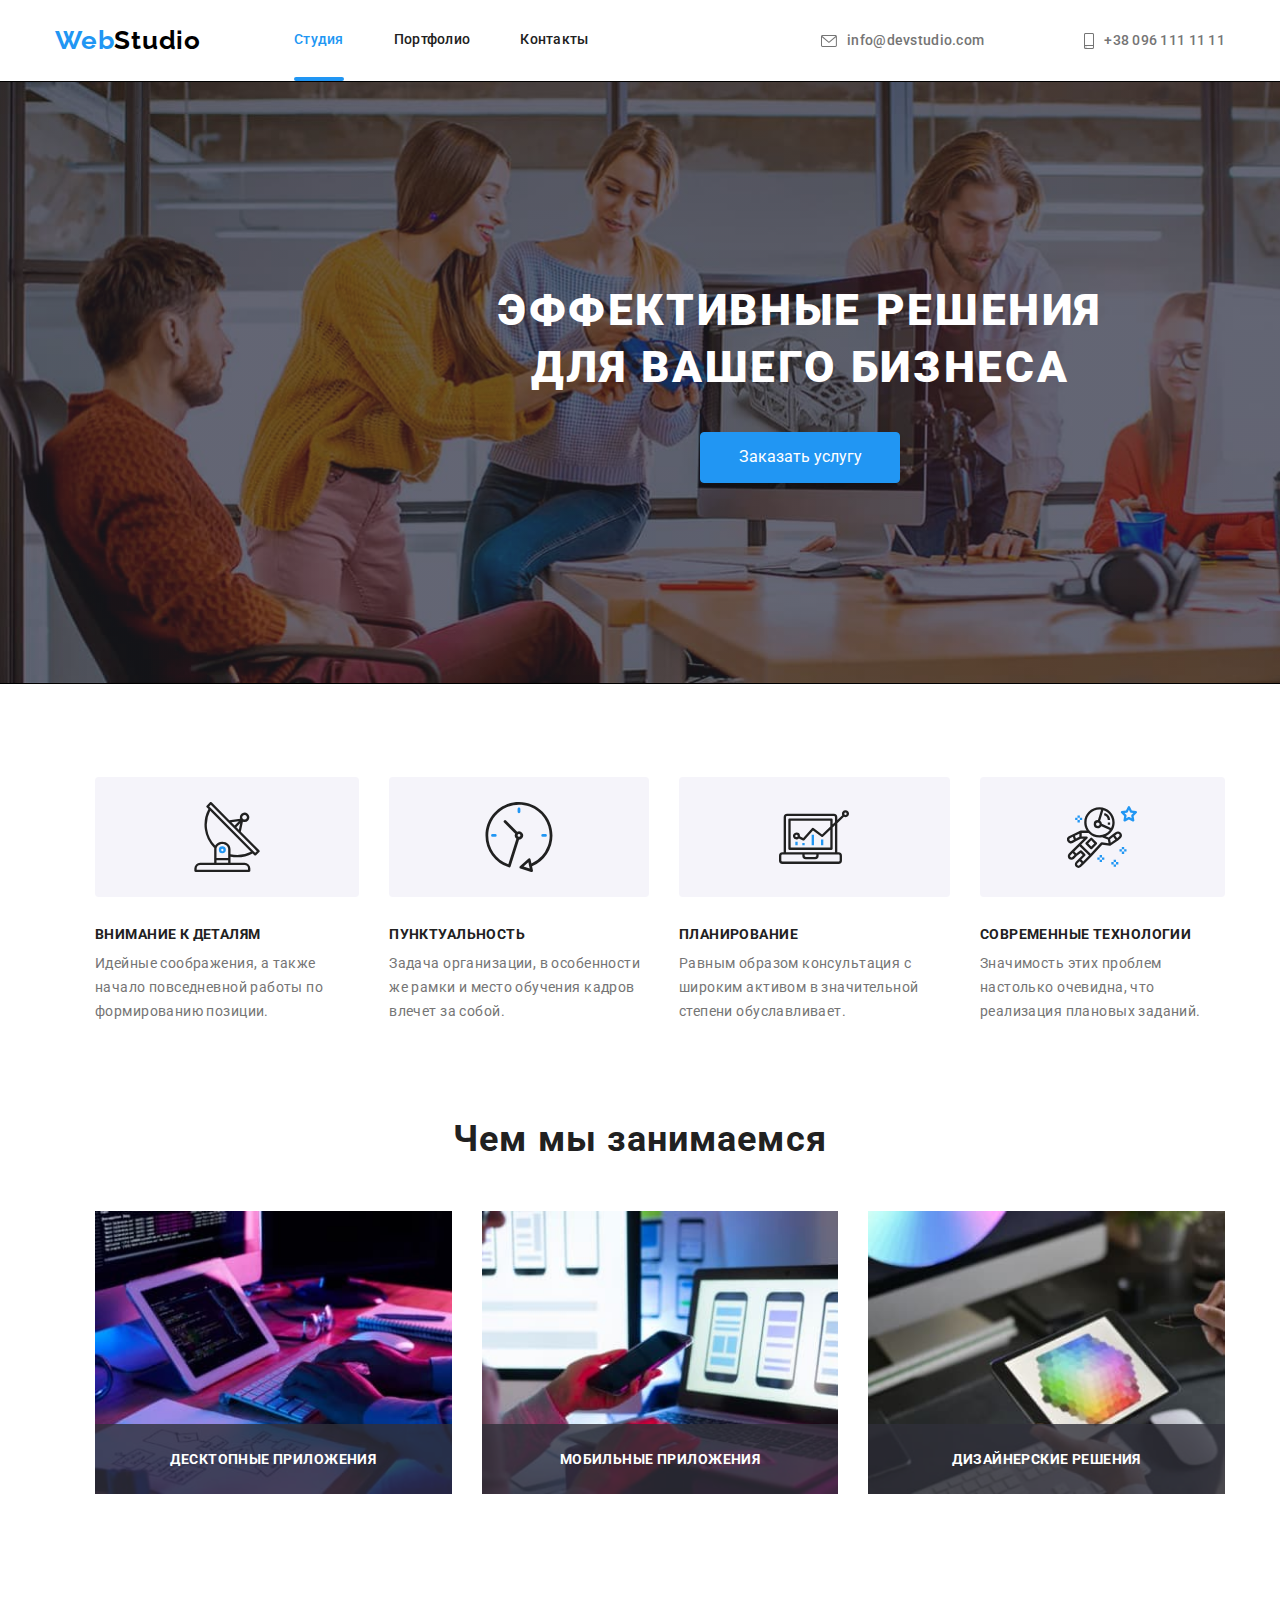
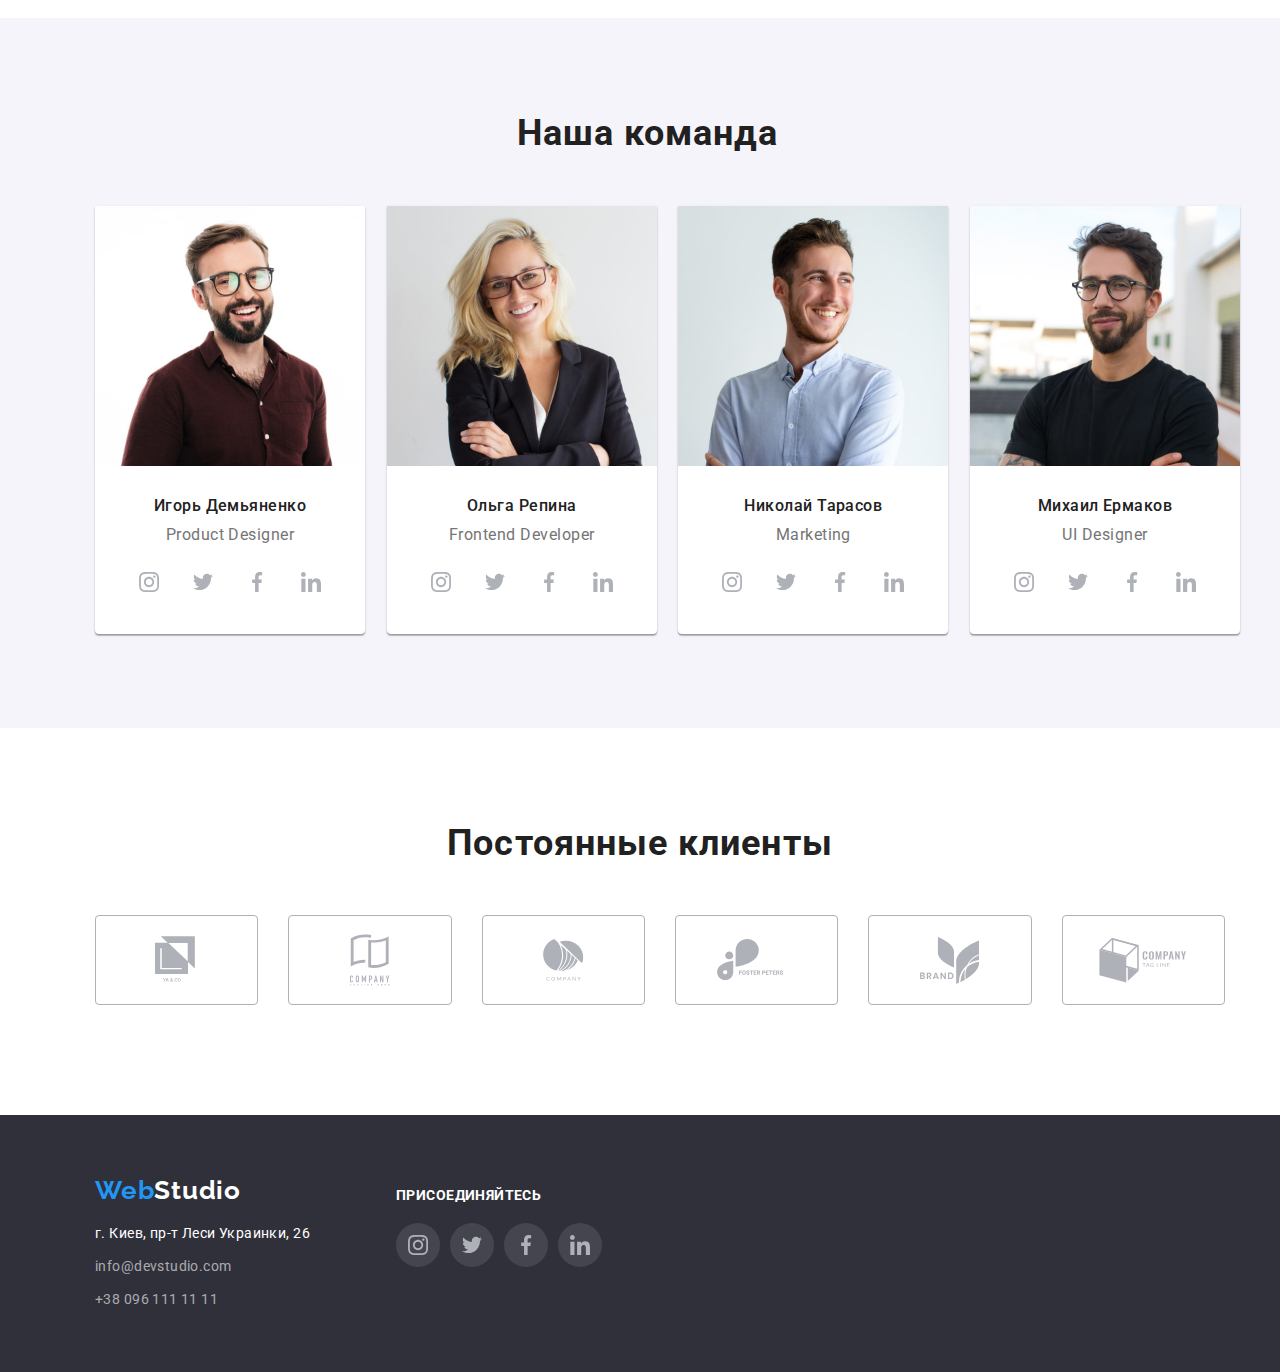
<file: index.html>
<!DOCTYPE html>
<html lang="ru">
  <head>
    <meta charset="UTF-8" />
    <meta name="viewport" content="width=device-width, initial-scale=1.0" />
    <title>Вебстудия</title>
    <link
      href="https://fonts.googleapis.com/css2?family=Raleway:wght@700&family=Roboto:wght@400;500;700;900&display=fallback"
      rel="stylesheet"
    />
    <link rel="stylesheet" href="./css/normalize.css" />

    <link rel="stylesheet" href="./css/styles.css" />
  </head>

  <body>
    <!--Шапка сайта-->
    <header class="top-line">
      <div class="container flexbox">
        <nav class="navigation">
          <a href="index.html" class="logo"
            ><span class="logo-header">Web</span>Studio</a
          >

          <!--Навигация на другие страницы-->
          <ul class="nav-links list">
            <li class="item item-nav">
              <a href="./index.html" class="link current">Студия</a>
            </li>
            <li class="item item-nav">
              <a href="./portfolio.html" class="link">Портфолио</a>
            </li>
            <li class="item item-nav">
              <a href="" class="link">Контакты</a>
            </li>
          </ul>
        </nav>

        <address>
          <ul class="addr-links list">
            <li class="item">
              <a href="mailto:info@devstudio.com" class="link mail">
                <svg class="mail-icon" width="16" height="12">
                  <use
                    href="./images/symbol-defs.svg#icon-envelope-hover"
                  ></use>
                </svg>
                info@devstudio.com</a
              >
            </li>
            <li class="item">
              <a href="tel.:+380961111111" class="link telephone">
                <svg class="phone-icon" width="10" height="16">
                  <use href="./images/symbol-defs.svg#icon-smartphone"></use>
                </svg>
                +38 096 111 11 11</a
              >
            </li>
          </ul>
        </address>
      </div>
    </header>

    <!--Уникальный контент страницы-->
    <main>
      <!--Заказ услуги-->

      <section class="order-service overlay">
        <div class="container">
          <h1 class="order-service-title">
            Эффективные решения для вашего бизнеса
          </h1>
          <!--<a href="" class="button">Заказать услугу</a>-->
          <button class="button" data-modal-open>Заказать услугу</button>
        </div>
      </section>

      <!--Преимущества-->
      <section class="section features">
        <div class="container flexbox">
          <h2 class="hidetitle">Наши особенности</h2>
          <ul class="features-list flexbox features-box">
            <li class="features-box">
              <h3 class="title">Внимание к деталям</h3>
              <p class="text">
                Идейные соображения, а также начало повседневной работы по
                формированию позиции.
              </p>
            </li>

            <li class="features-box">
              <h3 class="title">Пунктуальность</h3>
              <p class="text">
                Задача организации, в особенности же рамки и место обучения
                кадров влечет за собой.
              </p>
            </li>

            <li class="features-box">
              <h3 class="title">Планирование</h3>
              <p class="text">
                Равным образом консультация с широким активом в значительной
                степени обуславливает.
              </p>
            </li>

            <li class="features-box">
              <h3 class="title">Современные технологии</h3>
              <p class="text">
                Значимость этих проблем настолько очевидна, что реализация
                плановых заданий.
              </p>
            </li>
          </ul>
        </div>
      </section>

      <!--Примеры работ-->
      <section class="examples">
        <div class="container">
          <h2 class="examples-titel">Чем мы занимаемся</h2>

          <ul class="examples-list works-list">
            <li class="works-item">
              <div class="whatwedo-item">
                <img
                  src="./images/img1.jpg"
                  alt="Разработка десктопных приложений"
                  width="370"
                />
                <p class="whatwedo-text">Десктопные приложения</p>
              </div>
            </li>

            <li class="works-item">
              <div class="whatwedo-item">
                <img
                  src="./images/img2.jpg"
                  alt="Разработка мобильных приложений"
                  width="370"
                />
                <p class="whatwedo-text">Мобильные приложения</p>
              </div>
            </li>

            <li class="works-item">
              <div class="whatwedo-item">
                <img
                  src="./images/img3.jpg"
                  alt="Работа над дизайном"
                  width="370"
                />
                <p class="whatwedo-text">Дизайнерские решения</p>
              </div>
            </li>
          </ul>
        </div>
      </section>

      <!--Команда-->
      <section class="section team">
        <div class="container team">
          <h2 class="team-title">Наша команда</h2>

          <ul class="team-list flexbox content-box">
            <li class="team-item content-box">
              <img src="./images/photo1.jpg" alt="Член команды" width="270" />
              <h3 class="team-member">Игорь Демьяненко</h3>
              <p lang="en" class="team-text">Product Designer</p>

              <!--Cоцсети-->
              <ul class="team-list social-icon-list">
                <li class="social-icon-item">
                  <a
                    class="social-icon-link"
                    href="https://www.instagram.com/"
                    target="_blank"
                    rel="noopener noreferrer"
                    aria-label="ссылка Инстаграм"
                  >
                    <svg class="social-icon">
                      <use
                        href="./images/symbol-defs.svg#icon-instagram-2"
                      ></use>
                    </svg>
                  </a>
                </li>
                <li class="social-icon-item">
                  <a
                    class="social-icon-link"
                    href="https://www.twitter.com/"
                    target="_blank"
                    rel="noopener noreferrer"
                    aria-label="ссылка Твиттер"
                  >
                    <svg class="social-icon">
                      <use href="./images/symbol-defs.svg#icon-twitter-1"></use>
                    </svg>
                  </a>
                </li>
                <li class="social-icon-item">
                  <a
                    class="social-icon-link"
                    href="https://www.facebook.com/"
                    target="_blank"
                    rel="noopener noreferrer"
                    aria-label="ссылка Фейсбук"
                  >
                    <svg class="social-icon">
                      <use
                        href="./images/symbol-defs.svg#icon-facebook-1"
                      ></use>
                    </svg>
                  </a>
                </li>
                <li class="social-icon-item">
                  <a
                    class="social-icon-link"
                    href="https://www.linkedin.com/"
                    target="_blank"
                    rel="noopener noreferrer"
                    aria-label="ссылка Линкедин"
                  >
                    <svg class="social-icon">
                      <use
                        href="./images/symbol-defs.svg#icon-linkedin-1"
                      ></use>
                    </svg>
                  </a>
                </li>
              </ul>
            </li>

            <li class="team-item content-box">
              <img src="./images/photo2.jpg" alt="Член команды" width="270" />
              <h3 class="team-member">Ольга Репина</h3>
              <p lang="en" class="team-text">Frontend Developer</p>
              <ul class="team-list social-icon-list">
                <li class="social-icon-item">
                  <a
                    class="social-icon-link"
                    href="https://www.instagram.com/"
                    target="_blank"
                    rel="noopener noreferrer"
                    aria-label="ссылка Инстаграм"
                  >
                    <svg class="social-icon">
                      <use
                        href="./images/symbol-defs.svg#icon-instagram-2"
                      ></use>
                    </svg>
                  </a>
                </li>
                <li class="social-icon-item">
                  <a
                    class="social-icon-link"
                    href="https://www.twitter.com/"
                    target="_blank"
                    rel="noopener noreferrer"
                    aria-label="ссылка Твиттер"
                  >
                    <svg class="social-icon">
                      <use href="./images/symbol-defs.svg#icon-twitter-1"></use>
                    </svg>
                  </a>
                </li>
                <li class="social-icon-item">
                  <a
                    class="social-icon-link"
                    href="https://www.facebook.com/"
                    target="_blank"
                    rel="noopener noreferrer"
                    aria-label="ссылка Фейсбук"
                  >
                    <svg class="social-icon">
                      <use
                        href="./images/symbol-defs.svg#icon-facebook-1"
                      ></use>
                    </svg>
                  </a>
                </li>
                <li class="social-icon-item">
                  <a
                    class="social-icon-link"
                    href="https://www.linkedin.com/"
                    target="_blank"
                    rel="noopener noreferrer"
                    aria-label="ссылка Линкедин"
                  >
                    <svg class="social-icon">
                      <use
                        href="./images/symbol-defs.svg#icon-linkedin-1"
                      ></use>
                    </svg>
                  </a>
                </li>
              </ul>
            </li>

            <li class="team-item content-box">
              <img src="./images/photo3.jpg" alt="Член команды" width="270" />
              <h3 class="team-member">Николай Тарасов</h3>
              <p lang="en" class="team-text">Marketing</p>
              <ul class="team-list social-icon-list">
                <li class="social-icon-item">
                  <a
                    class="social-icon-link"
                    href="https://www.instagram.com/"
                    target="_blank"
                    rel="noopener noreferrer"
                    aria-label="ссылка Инстаграм"
                  >
                    <svg class="social-icon">
                      <use
                        href="./images/symbol-defs.svg#icon-instagram-2"
                      ></use>
                    </svg>
                  </a>
                </li>
                <li class="social-icon-item">
                  <a
                    class="social-icon-link"
                    href="https://www.twitter.com/"
                    target="_blank"
                    rel="noopener noreferrer"
                    aria-label="ссылка Твиттер"
                  >
                    <svg class="social-icon">
                      <use href="./images/symbol-defs.svg#icon-twitter-1"></use>
                    </svg>
                  </a>
                </li>
                <li class="social-icon-item">
                  <a
                    class="social-icon-link"
                    href="https://www.facebook.com/"
                    target="_blank"
                    rel="noopener noreferrer"
                    aria-label="ссылка Фейсбук"
                  >
                    <svg class="social-icon">
                      <use
                        href="./images/symbol-defs.svg#icon-facebook-1"
                      ></use>
                    </svg>
                  </a>
                </li>
                <li class="social-icon-item">
                  <a
                    class="social-icon-link"
                    href="https://www.linkedin.com/"
                    target="_blank"
                    rel="noopener noreferrer"
                    aria-label="ссылка Линкедин"
                  >
                    <svg class="social-icon">
                      <use
                        href="./images/symbol-defs.svg#icon-linkedin-1"
                      ></use>
                    </svg>
                  </a>
                </li>
              </ul>
            </li>

            <li class="team-item content-box">
              <img src="./images/photo4.jpg" alt="Член команды" width="270" />
              <h3 class="team-member">Михаил Ермаков</h3>
              <p lang="en" class="team-text">UI Designer</p>
              <ul class="team-list social-icon-list">
                <li class="social-icon-item">
                  <a
                    class="social-icon-link"
                    href="https://www.instagram.com/"
                    target="_blank"
                    rel="noopener noreferrer"
                    aria-label="ссылка Инстаграм"
                  >
                    <svg class="social-icon">
                      <use
                        href="./images/symbol-defs.svg#icon-instagram-2"
                      ></use>
                    </svg>
                  </a>
                </li>
                <li class="social-icon-item">
                  <a
                    class="social-icon-link"
                    href="https://www.twitter.com/"
                    target="_blank"
                    rel="noopener noreferrer"
                    aria-label="ссылка Твиттер"
                  >
                    <svg class="social-icon">
                      <use href="./images/symbol-defs.svg#icon-twitter-1"></use>
                    </svg>
                  </a>
                </li>
                <li class="social-icon-item">
                  <a
                    class="social-icon-link"
                    href="https://www.facebook.com/"
                    target="_blank"
                    rel="noopener noreferrer"
                    aria-label="ссылка Фейсбук"
                  >
                    <svg class="social-icon">
                      <use
                        href="./images/symbol-defs.svg#icon-facebook-1"
                      ></use>
                    </svg>
                  </a>
                </li>
                <li class="social-icon-item">
                  <a
                    class="social-icon-link"
                    href="https://www.linkedin.com/"
                    target="_blank"
                    rel="noopener noreferrer"
                    aria-label="ссылка Линкедин"
                  >
                    <svg class="social-icon">
                      <use
                        href="./images/symbol-defs.svg#icon-linkedin-1"
                      ></use>
                    </svg>
                  </a>
                </li>
              </ul>
            </li>
          </ul>
        </div>
      </section>

      <!--Постоянные клиенты-->
      <section class="section clients">
        <div class="container clients">
          <h2 class="team-title">Постоянные клиенты</h2>
          <ul class="clients flexbox">
            <li class="clients-item">
              <a class="clients-link" href="">
                <svg class="icon logo-1">
                  <use href="./images/symbol-defs.svg#icon-logo-1"></use>
                </svg>
              </a>
            </li>
            <li class="clients-item">
              <a class="clients-link" href="">
                <svg class="icon logo-2">
                  <use href="./images/symbol-defs.svg#icon-logo-2"></use>
                </svg>
              </a>
            </li>
            <li class="clients-item">
              <a class="clients-link" href="">
                <svg class="icon logo-3">
                  <use href="./images/symbol-defs.svg#icon-logo-3"></use>
                </svg>
              </a>
            </li>
            <li class="clients-item">
              <a class="clients-link" href="">
                <svg class="icon logo-4">
                  <use href="./images/symbol-defs.svg#icon-logo-4"></use>
                </svg>
              </a>
            </li>
            <li class="clients-item">
              <a class="clients-link" href="">
                <svg class="icon logo-5">
                  <use href="./images/symbol-defs.svg#icon-logo-5"></use>
                </svg>
              </a>
            </li>
            <li class="clients-item">
              <a class="clients-link" href="">
                <svg class="icon logo-6">
                  <use href="./images/symbol-defs.svg#icon-logo-6"></use>
                </svg>
              </a>
            </li>
          </ul>
        </div>
      </section>
    </main>

    <!--Подвал страницы-->
    <footer class="page-footer">
      <div class="footer-div container flexbox">
        <div class="container-footer addr-conteiner">
          <a href="index.html" class="logo-footer content-box"
            ><span class="logo-header">Web</span>Studio</a
          >

          <address>
            <ul class="footer-links content-box">
              <li class="footer-addr addr-marg content-box">
                г. Киев, пр-т Леси Украинки, 26
              </li>
              <li class="addr-marg content-box">
                <a href="mailto:info@devstudio.com" class="link"
                  >info@devstudio.com</a
                >
              </li>
              <li>
                <a href="tel.:+380961111111" class="link">+38 096 111 11 11</a>
              </li>
            </ul>
          </address>
        </div>
        <div class="container-footer icons-container">
          <p class="footer-title content-box">присоединяйтесь</p>
          <ul class="list flex">
            <li class="social-icon-item">
              <a
                class="social-icon-link footer-social-link"
                href="https://www.instagram.com/"
                target="_blank"
                rel="noopener noreferrer"
                aria-label="ссылка Инстаграм"
              >
                <svg class="social-icon">
                  <use href="./images/symbol-defs.svg#icon-instagram-2"></use>
                </svg>
              </a>
            </li>
            <li class="social-icon-item">
              <a
                class="social-icon-link footer-social-link"
                href="https://www.twitter.com/"
                target="_blank"
                rel="noopener noreferrer"
                aria-label="ссылка Твиттер"
              >
                <svg class="social-icon">
                  <use href="./images/symbol-defs.svg#icon-twitter-1"></use>
                </svg>
              </a>
            </li>
            <li class="social-icon-item">
              <a
                class="social-icon-link footer-social-link"
                href="https://www.facebook.com/"
                target="_blank"
                rel="noopener noreferrer"
                aria-label="ссылка Фейсбук"
              >
                <svg class="social-icon">
                  <use href="./images/symbol-defs.svg#icon-facebook-1"></use>
                </svg>
              </a>
            </li>
            <li class="social-icon-item">
              <a
                class="social-icon-link footer-social-link"
                href="https://www.linkedin.com/"
                target="_blank"
                rel="noopener noreferrer"
                aria-label="ссылка Линкедин"
              >
                <svg class="social-icon">
                  <use href="./images/symbol-defs.svg#icon-linkedin-1"></use>
                </svg>
              </a>
            </li>
          </ul>
        </div>
      </div>
    </footer>
    <div class="backdrop is-hidden" data-modal>
      <div class="modal">
        <!--<p>
          Lorem ipsum dolor sit amet consectetur adipisicing elit. Aspernatur
          mollitia nesciunt similique vel ullam facilis voluptate? Sed
          aspernatur iure, at fuga, incidunt quae nisi quaerat consectetur,
          sequi sint tempora enim?
        </p>
        -->
        <button data-modal-close class="modal-close">
          <svg class="icon-svg">
            <use href="./images/symbol-defs.svg#close-black-18dp-2-1"></use>
          </svg>
        </button>
      </div>
    </div>
    <script src="./js/modal.js"></script>
  </body>
</html>
</file>
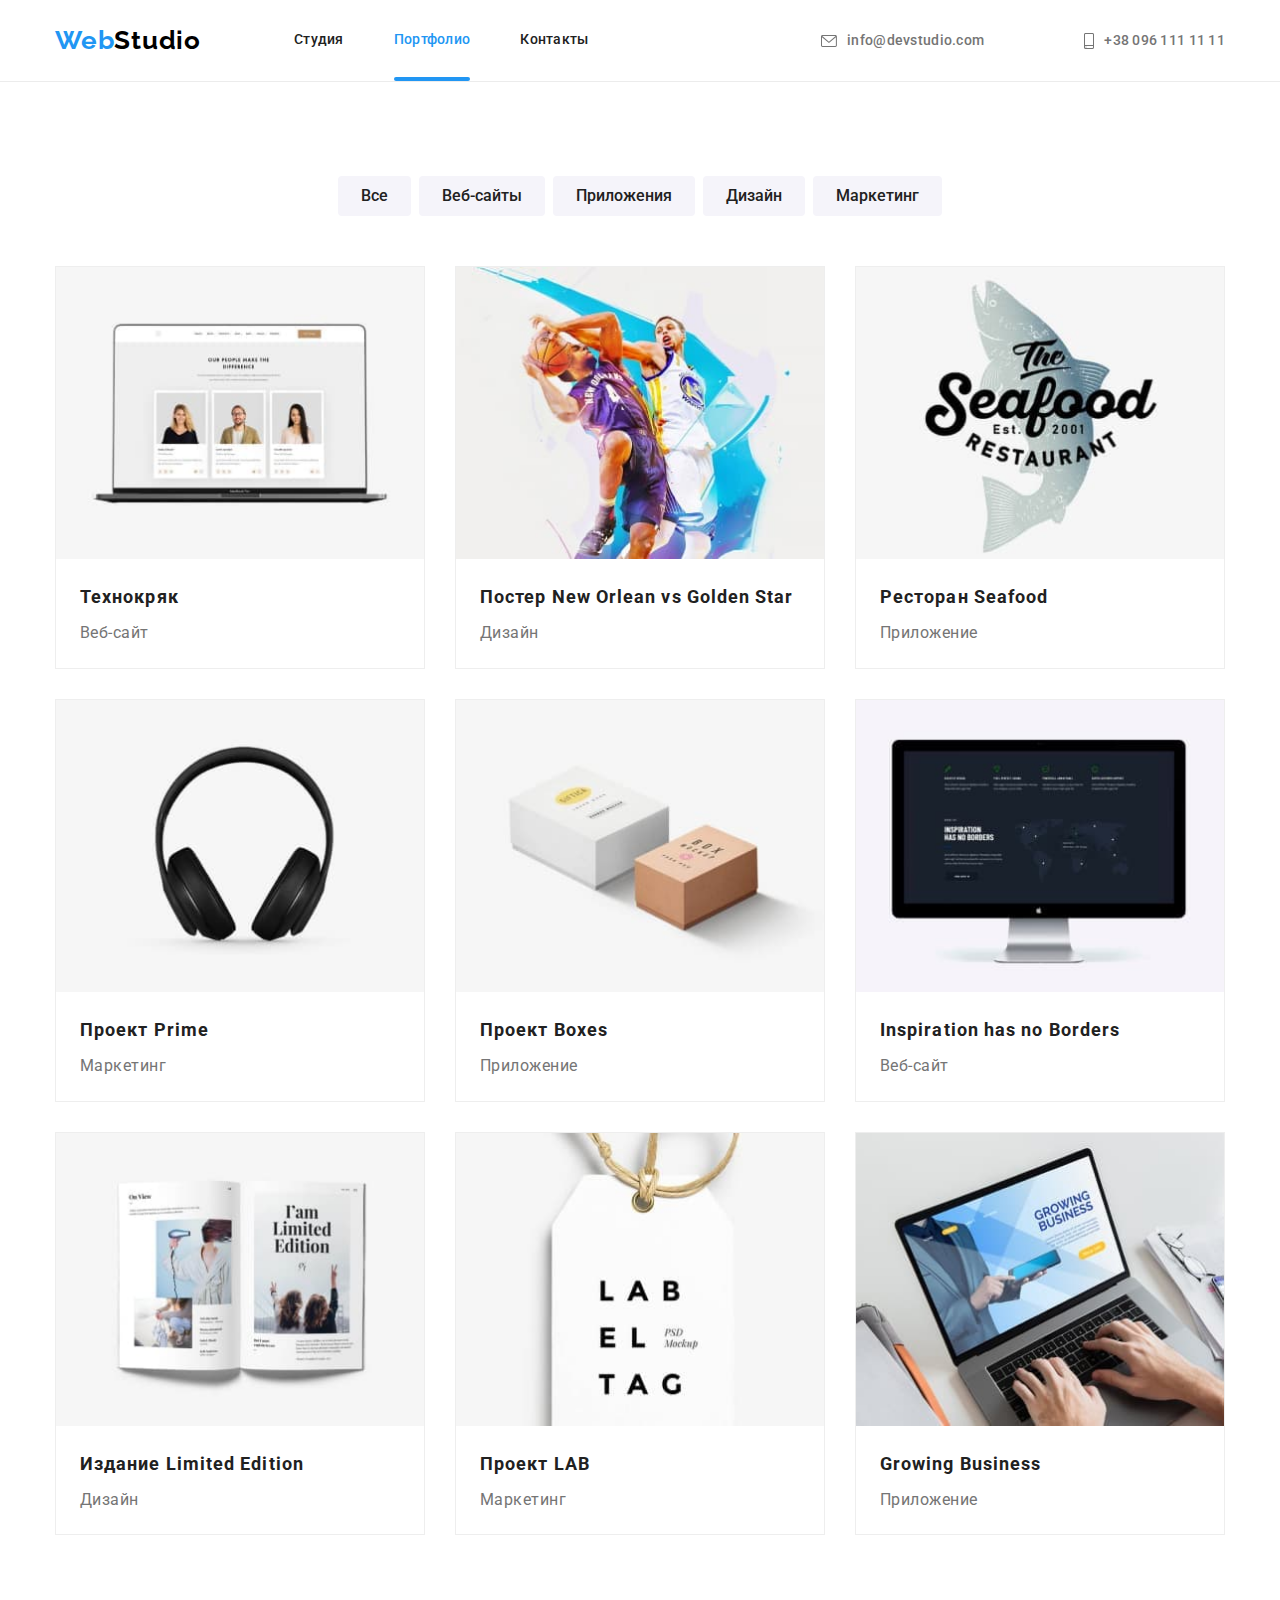
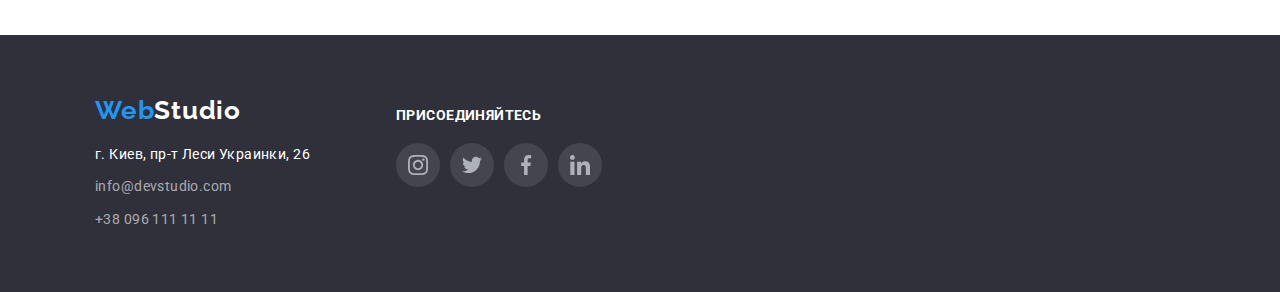
<file: portfolio.html>
<!DOCTYPE html>
<html lang="en">
  <head>
    <meta charset="UTF-8" />
    <meta name="viewport" content="width=device-width, initial-scale=1.0" />
    <title>Портфолио</title>
    <link
      href="https://fonts.googleapis.com/css2?family=Raleway:wght@700&family=Roboto:wght@400;500;700;900&display=fallback"
      rel="stylesheet"
    />
    <link rel="stylesheet" href="./css/normalize.css" />
    <link rel="stylesheet" href="./css/styles.css" />
  </head>

  <body>
    <!--Шапка сайта-->
    <header class="top-line">
      <div class="container flexbox">
        <nav class="navigation">
          <a href="index.html" class="logo"
            ><span class="logo-header">Web</span>Studio</a
          >

          <!--Навигация на другие страницы-->
          <ul class="nav-links list">
            <li class="item item-nav">
              <a href="./index.html" class="link">Студия</a>
            </li>
            <li class="item item-nav">
              <a href="./portfolio.html" class="link current">Портфолио</a>
            </li>
            <li class="item item-nav">
              <a href="" class="link">Контакты</a>
            </li>
          </ul>
        </nav>

        <address>
          <ul class="addr-links list">
            <li class="item">
              <a href="mailto:info@devstudio.com" class="link mail">
                <svg class="mail-icon" width="16" height="12">
                  <use
                    href="./images/symbol-defs.svg#icon-envelope-hover"
                  ></use>
                </svg>
                info@devstudio.com</a
              >
            </li>
            <li class="item">
              <a href="tel.:+380961111111" class="link telephone">
                <svg class="phone-icon" width="10" height="16">
                  <use href="./images/symbol-defs.svg#icon-smartphone"></use>
                </svg>
                +38 096 111 11 11</a
              >
            </li>
          </ul>
        </address>
      </div>
    </header>

    <!--Уникальный контент страницы-->
    <main>
      <!--Наши проекты-->
      <section class="projects">
        <div class="container">
          <h1 class="hidetitle">Список наших проектов</h1>
          <div class="button-links">
            <button type="button" class="link">Все</button>
            <button type="button" class="link">Веб-сайты</button>
            <button type="button" class="link">Приложения</button>
            <button type="button" class="link">Дизайн</button>
            <button type="button" class="link">Маркетинг</button>
          </div>

          <ul class="projects-list grid-list">
            <li class="grid-item">
              <a href="" class="projects-link">
                <div class="card-img">
                  <img src="./images/img21.jpg" alt="Проект" width="370" />
                  <p class="img-title">
                    Технокряк это современная площадка распространения
                    коронавируса. Компании используют эту платформу для
                    цифрового шпионажа и атак на защищённые сервера конкурентов.
                  </p>
                </div>
                <div class="projects-card">
                  <h2 class="title-projects">Технокряк</h2>
                  <p class="text-projects">Веб-сайт</p>
                </div>
              </a>
            </li>

            <li class="grid-item">
              <a href="" class="projects-link">
                <div class="card-img">
                  <img src="./images/img22.jpg" alt="Проект" width="370" />
                  <p class="img-title">
                    Технокряк это современная площадка распространения
                    коронавируса. Компании используют эту платформу для
                    цифрового шпионажа и атак на защищённые сервера конкурентов.
                  </p>
                </div>
                <div class="projects-card">
                  <h2 class="title-projects">
                    Постер New Orlean vs Golden Star
                  </h2>
                  <p class="text-projects">Дизайн</p>
                </div>
              </a>
            </li>

            <li class="grid-item">
              <a href="" class="projects-link">
                <div class="card-img">
                  <img src="./images/img23.jpg" alt="Проект" width="370" />
                  <p class="img-title">
                    Технокряк это современная площадка распространения
                    коронавируса. Компании используют эту платформу для
                    цифрового шпионажа и атак на защищённые сервера конкурентов.
                  </p>
                </div>
                <div class="projects-card">
                  <h2 class="title-projects">Ресторан Seafood</h2>
                  <p class="text-projects">Приложение</p>
                </div>
              </a>
            </li>

            <li class="grid-item">
              <a href="" class="projects-link">
                <div class="card-img">
                  <img src="./images/img24.jpg" alt="Проект" width="370" />
                  <p class="img-title">
                    Технокряк это современная площадка распространения
                    коронавируса. Компании используют эту платформу для
                    цифрового шпионажа и атак на защищённые сервера конкурентов.
                  </p>
                </div>

                <div class="projects-card">
                  <h2 class="title-projects">Проект Prime</h2>
                  <p class="text-projects">Маркетинг</p>
                </div>
              </a>
            </li>

            <li class="grid-item">
              <a href="" class="projects-link">
                <div class="card-img">
                  <img src="./images/img25.jpg" alt="Проект" width="370" />
                  <p class="img-title">
                    Технокряк это современная площадка распространения
                    коронавируса. Компании используют эту платформу для
                    цифрового шпионажа и атак на защищённые сервера конкурентов.
                  </p>
                </div>

                <div class="projects-card">
                  <h2 class="title-projects">Проект Boxes</h2>
                  <p class="text-projects">Приложение</p>
                </div>
              </a>
            </li>

            <li class="grid-item">
              <a href="" class="projects-link">
                <div class="card-img">
                  <img src="./images/img26.jpg" alt="Проект" width="370" />
                  <p class="img-title">
                    Технокряк это современная площадка распространения
                    коронавируса. Компании используют эту платформу для
                    цифрового шпионажа и атак на защищённые сервера конкурентов.
                  </p>
                </div>

                <div class="projects-card">
                  <h2 class="title-projects">Inspiration has no Borders</h2>
                  <p class="text-projects">Веб-сайт</p>
                </div>
              </a>
            </li>

            <li class="grid-item">
              <a href="" class="projects-link">
                <div class="card-img">
                  <img src="./images/img27.jpg" alt="Проект" width="370" />
                  <p class="img-title">
                    Технокряк это современная площадка распространения
                    коронавируса. Компании используют эту платформу для
                    цифрового шпионажа и атак на защищённые сервера конкурентов.
                  </p>
                </div>

                <div class="projects-card">
                  <h2 class="title-projects">Издание Limited Edition</h2>
                  <p class="text-projects">Дизайн</p>
                </div>
              </a>
            </li>

            <li class="grid-item">
              <a href="" class="projects-link">
                <div class="card-img">
                  <img src="./images/img28.jpg" alt="Проект" width="370" />
                  <p class="img-title">
                    Технокряк это современная площадка распространения
                    коронавируса. Компании используют эту платформу для
                    цифрового шпионажа и атак на защищённые сервера конкурентов.
                  </p>
                </div>

                <div class="projects-card">
                  <h2 class="title-projects">Проект LAB</h2>
                  <p class="text-projects">Маркетинг</p>
                </div>
              </a>
            </li>

            <li class="grid-item">
              <a href="" class="projects-link">
                <div class="card-img">
                  <img src="./images/img29.jpg" alt="Проект" width="370" />
                  <p class="img-title">
                    Технокряк это современная площадка распространения
                    коронавируса. Компании используют эту платформу для
                    цифрового шпионажа и атак на защищённые сервера конкурентов.
                  </p>
                </div>

                <div class="projects-card">
                  <h2 class="title-projects">Growing Business</h2>
                  <p class="text-projects">Приложение</p>
                </div>
              </a>
            </li>
          </ul>
        </div>
      </section>
    </main>

    <!--Подвал страницы-->
    <footer class="page-footer">
      <div class="footer-div container flexbox">
        <div class="container-footer addr-conteiner">
          <a href="index.html" class="logo-footer content-box"
            ><span class="logo-header">Web</span>Studio</a
          >

          <address>
            <ul class="footer-links content-box">
              <li class="footer-addr addr-marg content-box">
                г. Киев, пр-т Леси Украинки, 26
              </li>
              <li class="addr-marg content-box">
                <a href="mailto:info@devstudio.com" class="link"
                  >info@devstudio.com</a
                >
              </li>
              <li>
                <a href="tel.:+380961111111" class="link">+38 096 111 11 11</a>
              </li>
            </ul>
          </address>
        </div>
        <div class="container-footer icons-container">
          <p class="footer-title content-box">присоединяйтесь</p>
          <ul class="list flex">
            <li class="social-icon-item">
              <a
                class="social-icon-link footer-social-link"
                href="https://www.instagram.com/"
                target="_blank"
                rel="noopener noreferrer"
                aria-label="ссылка Инстаграм"
              >
                <svg class="social-icon">
                  <use href="./images/symbol-defs.svg#icon-instagram-2"></use>
                </svg>
              </a>
            </li>
            <li class="social-icon-item">
              <a
                class="social-icon-link footer-social-link"
                href="https://www.twitter.com/"
                target="_blank"
                rel="noopener noreferrer"
                aria-label="ссылка Твиттер"
              >
                <svg class="social-icon">
                  <use href="./images/symbol-defs.svg#icon-twitter-1"></use>
                </svg>
              </a>
            </li>
            <li class="social-icon-item">
              <a
                class="social-icon-link footer-social-link"
                href="https://www.facebook.com/"
                target="_blank"
                rel="noopener noreferrer"
                aria-label="ссылка Фейсбук"
              >
                <svg class="social-icon">
                  <use href="./images/symbol-defs.svg#icon-facebook-1"></use>
                </svg>
              </a>
            </li>
            <li class="social-icon-item">
              <a
                class="social-icon-link footer-social-link"
                href="https://www.linkedin.com/"
                target="_blank"
                rel="noopener noreferrer"
                aria-label="ссылка Линкедин"
              >
                <svg class="social-icon">
                  <use href="./images/symbol-defs.svg#icon-linkedin-1"></use>
                </svg>
              </a>
            </li>
          </ul>
        </div>
      </div>
    </footer>
  </body>
</html>
</file>
<file: css/styles.css>
:root {
  --primary-text-color: #757575;
  --title-text-color: #212121;
  --accent-color: #ffffff;
  --second-accent-color: #2196f3;
  --background-color: #e5e5e5;
  --black-color: #000000;
  --second-background-color: #2f303a;
  --third-background-color: #f5f4fa;
  --footer-color: rgba(255, 255, 255, 0.6);
  --box-shadow-color: rgba(0, 0, 0, 0.15);
  --icon-color: #afb1b8;
  --timing-function: cubic-bezier(0.4, 0, 0.2, 1);
}

body {
  font-family: Roboto, sans-serif;
  color: var(--primary-text-color);
  background: var(--accent-color);
  font-style: normal;
}

ul {
  list-style: none;
}

.container {
  width: 1200px;
  padding-left: 15px;
  padding-right: 15px;
  margin-right: auto;
  margin-left: auto;
}

.flexbox {
  display: flex;
}

.section {
  padding-top: 94px;
  padding-bottom: 94px;
}

.content-box {
  width: calc(1 / 3 (100%- (30px) * 4));
  margin-bottom: 0px;
  margin-left: 0;
  vertical-align: top;
}
.content-box:not(:last-child) {
  margin-right: 0px;
}

/* Стили для index.html */
/* Top line */
.top-line {
  align-items: center;
  background-color: var(--accent-color);
  color: var(--accent-color);
  border-top: 1px solid #fff;
  border-bottom: 1px solid #ececec;
}

.top-line .flexbox {
  justify-content: flex-end;
}

/* logo */
.logo {
  padding-top: 24px;
  padding-bottom: 25px;
  margin-right: 93px;
  color: var(--black-color);
  text-decoration: none;
  font-family: Raleway, sans-serif;
  font-style: normal;
  font-weight: bold;
  font-size: 26px;
  line-height: 1.19;
  letter-spacing: 0.03em;
}

.logo-header {
  color: var(--second-accent-color);
  font-family: Raleway, sans-serif;
  font-style: normal;
  font-weight: bold;
  font-size: 26px;
  line-height: 1.2;
  letter-spacing: 0.03em;
}
/*Иконка для почты и тел*/

.mail-icon {
  align-self: center;
  margin: 0 10px 0 0;
}
.mail {
  display: flex;
  fill: var(--primary-text-color);
  transition: fill 250ms var(--timing-function);
}
.phone-icon {
  align-self: center;
  margin: 0 10px 0 0;
}
.telephone {
  display: flex;
  fill: var(--primary-text-color);
  transition: fill 250ms var(--timing-function);
}
.addr-links .mail:hover,
.addr-links .telephone:hover,
.addr-links .mail:focus,
.addr-links .telephone:focus {
  fill: var(--second-accent-color);
}
/*Overlay*/
.overlay {
  min-width: 1600px;
  min-height: 600px;
  margin-left: auto;
  margin-right: auto;
  outline: 1px solid black;
  background-image: linear-gradient(
      to right,
      rgba(47, 48, 58, 0.4),
      rgba(47, 48, 58, 0.4)
    ),
    url("../images/photohero.jpg");
  background-repeat: no-repeat;
  background-position: center;
  background-size: cover;
}
/* Order service */
.order-service {
  background-color: var(--second-background-color);
  color: var(--accent-color);
  display: block;
  text-align: center;
  padding-bottom: 200px;
  padding-top: 200px;
}

.order-service-title {
  margin-top: 0;
  margin-bottom: 30px;
  max-width: 700px;
  margin-left: auto;
  margin-right: auto;

  vertical-align: middle;
  color: var(--accent-color);
  font-family: Roboto, sans-serif;
  font-style: normal;
  font-weight: 900;
  font-size: 44px;
  line-height: 1.3;

  letter-spacing: 0.06em;
  text-transform: uppercase;
  width: 696px;
  height: 120px;
  left: 467px;
  top: 280px;
}

/* Button */
.button {
  vertical-align: middle;
  border-radius: 4px;
  padding: 10px 32px;
  min-width: 200px;
  color: var(--accent-color);
  background-color: var(--second-accent-color);
  text-decoration: none;
  font-family: Roboto, sans-serif;
  font-size: 16px;
  line-height: 1.8;
  border: 1px solid transparent;
  border-color: var(--second-accent-color);
  box-shadow: 0px 4px 4px var(--box-shadow-color);
  transition: color 250ms var(--timing-function),
    background-color 250ms var(--timing-function),
    box-shadow 250ms var(--timing-function);
}
.button:hover,
.button:focus {
  background-color: #188ce8;
}
/* Nav links */
.top-line .mail {
  margin-right: 50px;
}

.navigation {
  display: flex;
  margin-right: auto;
}

.link {
  display: flex;
  position: relative;
}
.link::after {
  content: "";
  position: absolute;
  left: 0;
  bottom: -36px;
  display: flex;
  width: 100%;
  height: 4px;
  border-radius: 2px;
  background-color: var(--second-accent-color);
  opacity: 0;
  transition: opacity 250ms var(--timing-function);
}
.link {
  transition: color 250ms var(--timing-function);
  color: var(--title-text-color);
}
.current {
  color: var(--second-accent-color);
}
.current.link::after,
.nav-links .link:hover {
  opacity: 1;
}
.nav-links .link {
  position: relative;
  text-decoration: none;
  font-family: Roboto, sans-serif;
  font-style: normal;
  font-weight: 500;
  font-size: 14px;
  line-height: 0.87;
  letter-spacing: 0.02em;
  transition: color 250ms var(--timing-function);
}

.nav-links .link:hover,
.nav-links .link:focus {
  color: var(--second-accent-color);
}

.nav-links .link:active {
  color: var(--second-accent-color);
}

.addr-links .link {
  color: var(--primary-text-color);
  text-decoration: none;
  font-family: Roboto, sans-serif;
  font-style: normal;
  font-weight: 500;
  font-size: 14px;
  line-height: 1.1;
  letter-spacing: 0.02em;
  transition: color 250ms var(--timing-function);
}

.addr-links .link:hover,
.addr-links .link:focus {
  color: var(--second-accent-color);
}

.addr-links .link:active {
  color: var(--second-accent-color);
}

.nav-links {
  margin: 0;
  padding: 0;
}

.list {
  display: flex;
  padding: 0;
  margin: 0;
}

.item:not(:last-child) {
  margin-right: 50px;
}
.item {
  padding-top: 32px;
  padding-bottom: 32px;
  position: relative;
}

/* Features */
.features {
  background: var(--accent-color);
}

.features-list {
  margin: 0;
}

.features-list .title {
  margin-top: 30px;
  margin-bottom: 10px;
  color: var(--title-text-color);
  font-family: Roboto, sans-serif;
  font-style: normal;
  font-weight: bold;
  font-size: 14px;
  line-height: 1.1;
  letter-spacing: 0.03em;
  text-transform: uppercase;
}

.features-list .text {
  margin-top: 0;
  margin-bottom: 0;
  color: var(--primary-text-color);
  font-family: Roboto, sans-serif;
  font-weight: normal;
  font-size: 14px;
  line-height: 1.7;
  letter-spacing: 0.03em;
}

.features-box {
  width: calc(1 / 3 (100%- (30px) * 4));
  margin-bottom: 0px;
  margin-left: 0;
  vertical-align: top;
}
.features-box:not(:last-child) {
  margin-right: 30px;
}

.features-box::before {
  display: block;
  content: "";
  height: 120px;
  background-color: var(--third-background-color);
  background-repeat: no-repeat;
  background-position: center;
  border-radius: 4px;
}
.features-box:nth-child(1)::before {
  background-image: url("../images/antenna\ 1.svg");
}
.features-box:nth-child(2)::before {
  background-image: url("../images/clock\ 1.svg");
}
.features-box:nth-child(3)::before {
  background-image: url("../images/diagram\ 1.svg");
}
.features-box:nth-child(4)::before {
  background-image: url("../images/astronaut\ 1.svg");
}

.hidetitle {
  display: none;
}

.title {
  color: var(--title-text-color);
}

/* Examples */
.examples {
  padding-bottom: 94px;
  background-color: var(--accent-color);
}

.works-list {
  display: flex;
  flex-wrap: wrap;
  margin: 0;
}

.works-item {
  width: calc((100% - 30px * 2) / 3);
  margin-right: 30px;
  margin-bottom: 30px;
}

.works-item:nth-child(3) {
  margin-right: 0px;
}

.examples-titel,
.team-title {
  margin-top: 0;
  margin-bottom: 50px;
  color: var(--title-text-color);
  font-family: Roboto, sans-serif;
  font-style: normal;
  font-weight: bold;
  font-size: 36px;
  line-height: 1.2;
  text-align: center;
  letter-spacing: 0.03em;
}
.whatwedo-item {
  position: relative;
}

.whatwedo-text {
  position: absolute;
  width: 100%;
  background: rgba(47, 48, 58, 0.8);
  height: 70px;
  padding: 27px 0;
  left: 0;
  bottom: 0;
  margin: 0;
  font-family: Roboto;
  font-style: normal;
  font-weight: bold;
  font-size: 14px;
  line-height: 16px;
  text-align: center;
  letter-spacing: 0.03em;
  text-transform: uppercase;
  color: var(--accent-color);
}
img {
  display: block;
  max-width: 100%;
  height: auto;
}
/* Team */
.team {
  background-color: var(--third-background-color);
  padding-right: 0;
}

.team-item {
  background-color: var(--accent-color);
  box-shadow: 0px 1px 3px rgba(0, 0, 0, 0.12), 0px 1px 1px rgba(0, 0, 0, 0.14),
    0px 2px 1px rgba(0, 0, 0, 0.2);
  border-radius: 0px 0px 4px 4px;
  margin-bottom: 0;
}

.team-member {
  margin-top: 30px;
  margin-bottom: 0px;
  color: var(--title-text-color);
  font-family: Roboto, sans-serif;
  font-style: normal;
  font-weight: 500;
  font-size: 16px;
  line-height: 1.2;
  letter-spacing: 0.03em;
  text-align: center;
}

.team-text {
  margin-top: 10px;
  margin-bottom: 16px;
  font-size: 16px;
  line-height: 19px;
  font-family: Roboto, sans-serif;
  font-style: normal;
  font-weight: normal;
  font-size: 16px;
  line-height: 1.2;
  letter-spacing: 0.03em;
  text-align: center;
}

.team-list {
  display: flex;
  flex-wrap: wrap;
  justify-content: space-between;
  margin-top: 0;
}
.social-icon-list {
  display: flex;
  justify-content: center;
  margin-bottom: 30px;
  padding-left: 0;
}
.social-icon-item:not(:last-child) {
  margin-right: 10px;
}
.social-icon-link {
  display: flex;
  justify-content: center;
  align-items: center;
  width: 44px;
  height: 44px;
  background-color: var(--accent-color);
  border: transparent;
  border-radius: 50%;
  transition: background-color 250ms var(--timing-function),
    fill 250ms var(--timing-function);
}
.social-icon-link:hover,
.social-icon-link:focus {
  background-color: var(--second-accent-color);
  border-radius: 50%;
  fill: var(--accent-color);
}
.social-icon-link:hover .social-icon,
.social-icon-link:focus .social-icon {
  fill: var(--accent-color);
}

.social-icon {
  width: 20px;
  height: 20px;
  fill: var(--icon-color);
}

/* Footer */
.container-footer {
  display: block;
  width: calc((100% - 30px * 3) / 4);
}
.addr-conteiner {
  width: 231px;

  margin-right: 70px;
}
.icons-container {
  width: 206px;
  align-content: flex-start;
}
.footer-addr {
  color: var(--accent-color);
  font-family: Roboto, sans-serif;
  font-style: normal;
  font-weight: normal;
  font-size: 14px;
  line-height: 1.7;
  letter-spacing: 0.03em;
  transition: color 250ms var(--timing-function);
}

.footer-links {
  padding-left: 0px;
  margin-bottom: 0px;
}

.footer-links .footer-addr:hover,
.footer-links .footer-addr:focus {
  color: var(--second-accent-color);
}

.footer-links .footer-addr:active {
  color: var(--second-accent-color);
}

.footer-links .link {
  color: var(--footer-color);
  text-decoration: none;
  font-family: Roboto, sans-serif;
  font-style: normal;
  font-weight: normal;
  font-size: 14px;
  line-height: 1.7;
  letter-spacing: 0.03em;
  transition: color 250ms var(--timing-function);
}

.footer-links .link:hover,
.footer-links .link:focus {
  color: var(--second-accent-color);
}

.footer-links .link:active {
  color: var(--second-accent-color);
}

.page-footer {
  padding-top: 60px;
  padding-bottom: 60px;
  background: var(--second-background-color);
}
.footer-div {
  padding-left: 55px;
}

.logo-footer {
  color: var(--accent-color);
  text-decoration: none;
  font-family: Raleway, sans-serif;
  font-style: normal;
  font-weight: bold;
  font-size: 26px;
  line-height: 1.2;
  letter-spacing: 0.03em;
}
.footer-title {
  font-family: Roboto;
  font-style: normal;
  font-weight: bold;
  font-size: 14px;
  line-height: 16px;
  letter-spacing: 0.03em;
  text-transform: uppercase;
  color: var(--accent-color);
  margin: 12px 0 20px 0;
}
.footer-social-link {
  fill: rgba(255, 255, 255, 0.1);
  background-color: rgba(255, 255, 255, 0.1);
}

.addr-marg {
  margin-bottom: 9px;
}
/*Постоянные клиенты*/
.clients .clients-item {
  background-color: var(--accent-color);
  padding-right: 0;
  margin: 0;
  width: calc((100% - 30px * 5) / 6);
  height: 90px;
}
.clients .clients-item:not(:nth-child(6n + 1)) {
  margin-left: 30px;
}
.clients-link {
  display: flex;
  margin: 0;
  width: 100%;
  height: 100%;
  border: 1px solid var(--icon-color);
  border-radius: 4px;
  justify-content: center;
  align-items: center;
  transition: fill 250ms var(--timing-function),
    border-color 250ms var(--timing-function);
}

.icon {
  fill: var(--icon-color);
}

.logo-1 {
  width: 44px;
  height: 49px;
}

.logo-2 {
  width: 40px;
  height: 52px;
}

.logo-3 {
  width: 41px;
  height: 42px;
}

.logo-4 {
  width: 79px;
  height: 42px;
}

.logo-5 {
  width: 59px;
  height: 47px;
}

.logo-6 {
  width: 88px;
  height: 45px;
}

.clients .clients-link:hover,
.clients .clients-link:focus {
  border-color: var(--second-accent-color);
  fill: var(--second-accent-color);
}

.clients-link:hover .icon,
.clients-link:focus .icon {
  fill: var(--second-accent-color);
}

/*Модальное окно*/
.backdrop {
  position: fixed;
  top: 0;
  left: 0;
  width: 100%;
  height: 100%;
  background-color: rgba(0, 0, 0, 0.5);
}
.backdrop.is-hidden {
  opacity: 0;
  pointer-events: none;
}
.modal {
  position: absolute;
  top: 50%;
  left: 50%;
  transform: translate(-50%, -50%);
  min-width: 528px;
  min-height: 581px;
  padding: 15px;
  background-color: #ffffff;
  box-shadow: 0px 1px 3px rgba(0, 0, 0, 0.12), 0px 1px 1px rgba(0, 0, 0, 0.14),
    0px 2px 1px rgba(0, 0, 0, 0.2);
  border-radius: 4px;
}
.modal-close {
  position: absolute;
  top: 8px;
  left: 490px;
  padding: 0;
  width: 30px;
  height: 30px;
  border-radius: 50%;
  background-color: #ffffff;
  border: 1px solid rgba(0, 0, 0, 0.1);
  outline: #fff;
}
.icon-svg {
  width: 18px;
  height: 18px;
  margin-top: 6px;
  justify-content: center;
  align-items: center;
  fill: var(--black-color);
}

/* Стили для portfolio.html */
.button-links {
  display: flex;
  justify-content: center;
}

.button-links .link {
  padding: 6px 22px;
  border: 1px solid transparent;
  border-radius: 4px;
  color: var(--title-text-color);
  background: var(--third-background-color);
  text-decoration: none;
  font-family: Roboto, sans-serif;
  font-style: normal;
  font-weight: 500;
  font-size: 16px;
  line-height: 1.6;
  margin-bottom: 50px;
  transition: color 250ms var(--timing-function),
    background 250ms var(--timing-function);
}

.button-links .link:not(:last-child) {
  margin-right: 8px;
}

.button-links .link:hover,
.button-links .link:focus {
  color: var(--third-background-color);
  background: var(--second-accent-color);
}

.projects {
  background-color: var(--accent-color);
  padding-top: 94px;
  padding-bottom: 100px;
}

.projects-list .title-projects {
  color: var(--title-text-color);
  font-family: Roboto, sans-serif;
  text-decoration: none;
  font-style: normal;
  font-weight: bold;
  font-size: 18px;
  line-height: 2;
  letter-spacing: 0.06em;
}

.title-projects {
  margin: 0px;
}

.projects-list .text-projects {
  color: var(--primary-text-color);
  font-family: Roboto, sans-serif;
  text-decoration: none;
  font-style: normal;
  font-weight: normal;
  font-size: 16px;
  line-height: 1.8;
  letter-spacing: 0.03em;
}

.text-projects {
  margin-top: 4px;
  margin-bottom: 0;
}

.projects-card {
  background: #ffffff;
  padding: 20px 24px;
  border: 0px 1px 1px solid #eeeeee;
  transition: drop-shadow 250ms var(--timing-function);
}

.projects-list {
  margin: 0;
  padding-left: 0;
}

.projects-link {
  text-decoration: none;
  display: block;
  transition: drop-shadow 250ms var(--timing-function);
}

.grid-list {
  display: flex;
  flex-wrap: wrap;
  justify-content: space-between;
}

.grid-item {
  max-width: 370px;
  width: calc((100% - 30px * 2) / 3);
  margin-right: 30px;
  margin-bottom: 30px;
  background-color: var(--accent-color);
  border: 1px solid #eeeeee;
}

.grid-item:nth-child(3n) {
  margin-right: 0;
}

.grid-item:nth-last-child(-n + 3) {
  margin-bottom: 0;
}
.projects-link:hover,
.projects-card:hover,
.link:hover,
.projects-link:focus,
.projects-card:focus,
.link:focus {
  filter: drop-shadow(0px 4px 4px rgba(0, 0, 0, 0.25));
}

.card-img {
  position: relative;
  overflow: hidden;
}
.img-title {
  position: absolute;
  left: 0;
  bottom: -100%;
  transform: translateY(0%);
  transition: transform 250ms var(--timing-function);

  height: 100%;
  width: 100%;
  padding: 63px 24px;
  margin: 0;
  font-style: normal;
  font-weight: normal;
  font-size: 18px;
  line-height: 1.5em;
  letter-spacing: 0.03em;
  vertical-align: middle;
  background: rgba(33, 150, 243, 0.9);
  color: #ffffff;
}
.projects-link:hover .img-title,
.projects-link:focus .img-title {
  transform: translateY(-100%);
}
</file>
